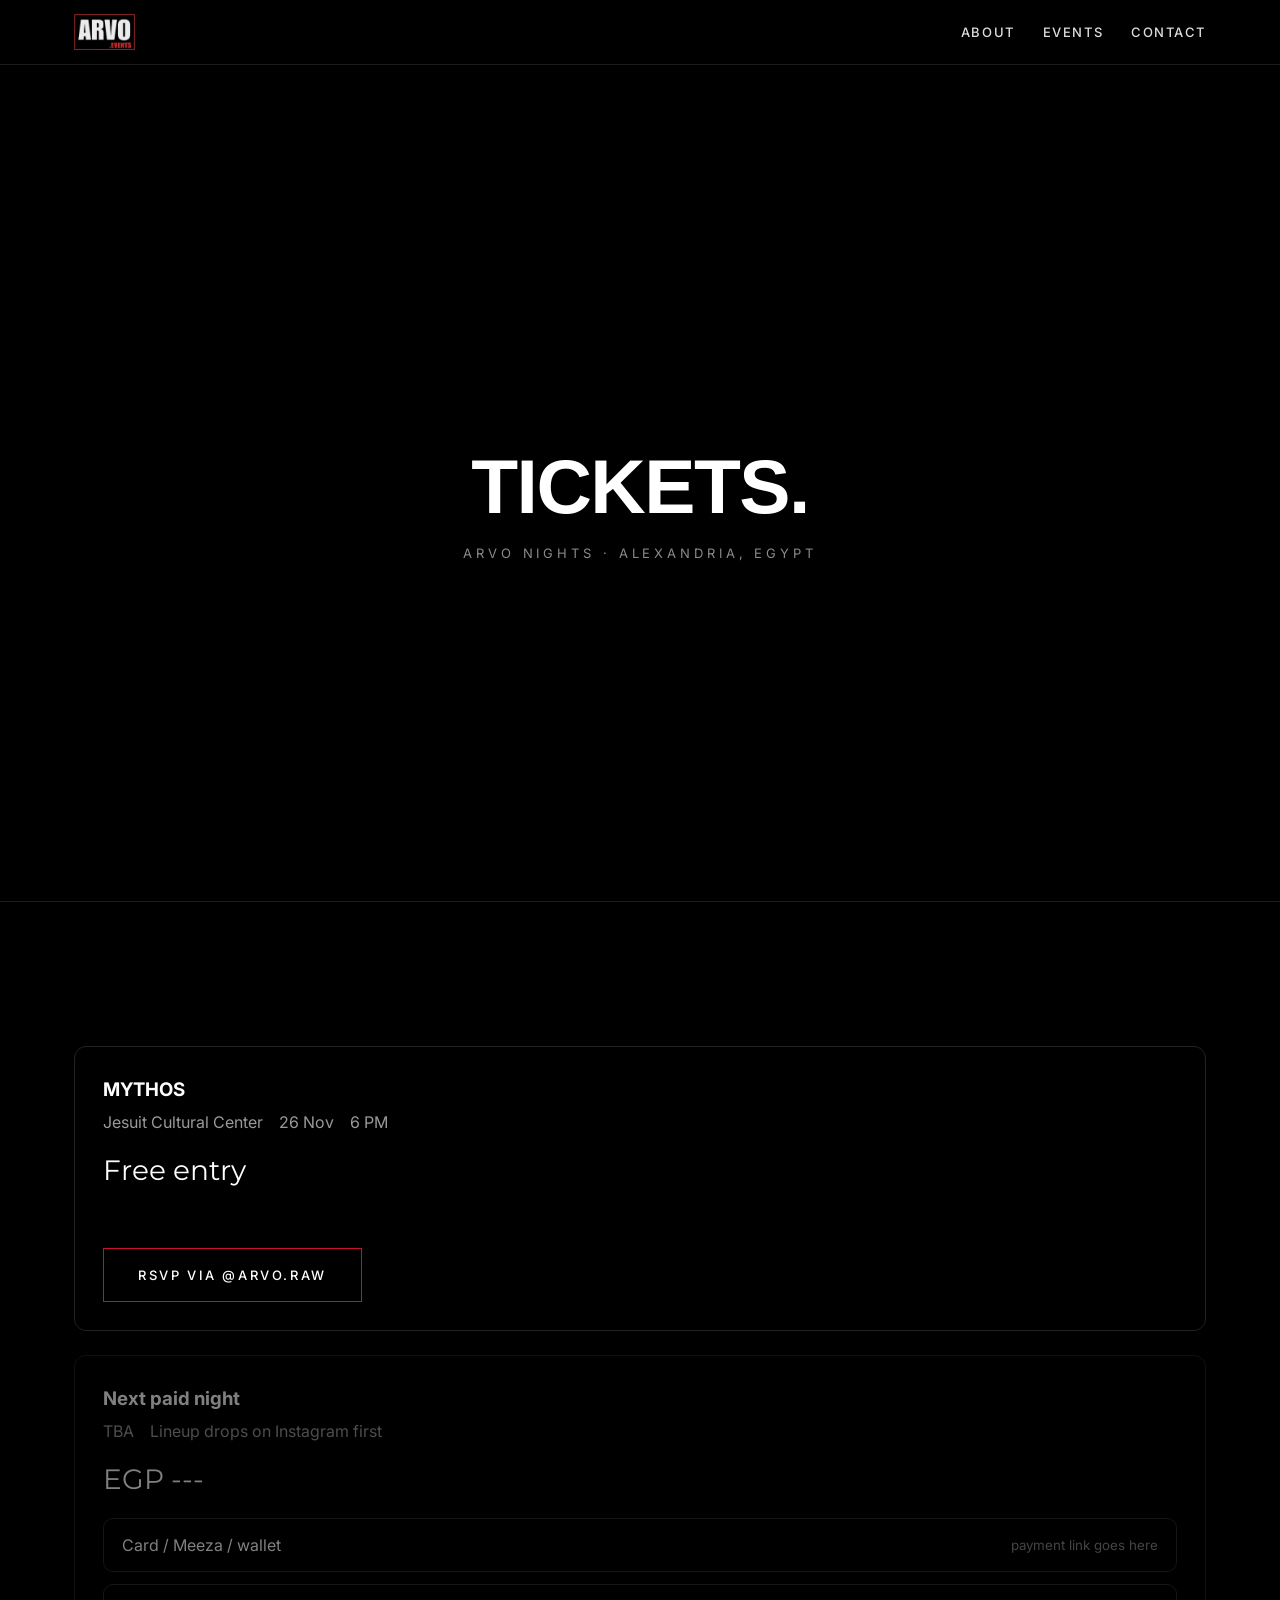
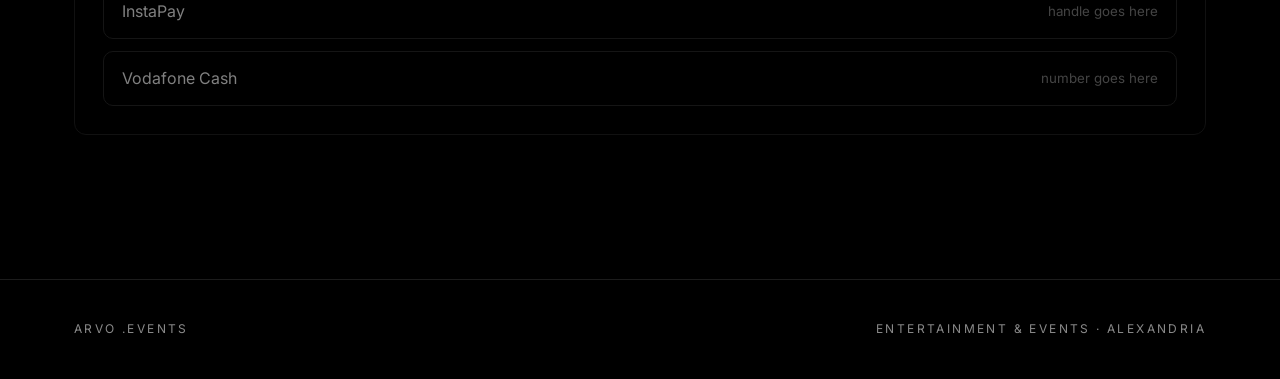
<file: payment.html>
<!-- DRAFT ONLY - lives on branch draft-payments, NOT deployed to the live site.
     ARVO tickets & payments page. Built to plug into ARVO's own ticket system:
     mount it inside <div id="arvo-tickets"> below, or replace the placeholder
     payment blocks with live links (Paymob/Kashier payment link, InstaPay, etc.).
     Nothing on this page charges anyone until a real payment link is pasted in. -->
<!doctype html>
<html lang="en">
<head>
<meta charset="utf-8">
<meta name="viewport" content="width=device-width,initial-scale=1">
<meta name="robots" content="noindex">
<title>Tickets | ARVO .EVENTS</title>
<meta name="description" content="Tickets for ARVO nights in Alexandria, Egypt.">
<link rel="icon" href="favicon.jpg">
<link rel="preconnect" href="https://fonts.googleapis.com"><link rel="preconnect" href="https://fonts.gstatic.com" crossorigin>
<link href="https://fonts.googleapis.com/css2?family=Inter:wght@400;500&family=Montserrat:wght@800&display=swap" rel="stylesheet">
<link rel="stylesheet" href="style.css">
<style>
  .ticket{border:1px solid #222;border-radius:12px;padding:28px;margin:24px 0}
  .ticket h3{margin:0 0 6px}
  .ticket .meta{color:#999;display:flex;gap:16px;flex-wrap:wrap;margin-bottom:14px}
  .price{font-family:'Montserrat',sans-serif;font-size:28px;margin:8px 0 16px}
  .methods{display:grid;gap:12px;margin-top:16px}
  .method{display:flex;justify-content:space-between;align-items:center;border:1px solid #2a2a2a;border-radius:10px;padding:14px 18px}
  .method small{color:#888}
  .soldout{opacity:.5}
</style>
</head>
<body>
<nav><div class="wrap"><a href="index.html"><img src="nav-logo.png" alt="ARVO .EVENTS"></a>
<ul><li><a href="index.html#about">About</a></li><li><a href="index.html#events">Events</a></li><li><a href="index.html#contact">Contact</a></li></ul></div></nav>

<header class="hero" id="top">
<h1>Tickets.</h1>
<p class="sub">ARVO nights &middot; Alexandria, Egypt</p>
</header>

<section><div class="wrap">

<!-- INTEGRATION POINT: ARVO's own ticket system mounts here.
     If it renders its own UI, everything below can be deleted. -->
<div id="arvo-tickets">

<article class="ticket">
<h3>MYTHOS</h3>
<div class="meta"><span>Jesuit Cultural Center</span><span>26 Nov</span><span>6 PM</span></div>
<p class="price">Free entry</p>
<a class="cta" href="https://instagram.com/arvo.raw" target="_blank" rel="noopener">RSVP via @arvo.raw</a>
</article>

<article class="ticket soldout">
<h3>Next paid night</h3>
<div class="meta"><span>TBA</span><span>Lineup drops on Instagram first</span></div>
<p class="price">EGP ---</p>

<!-- PLACEHOLDER: replace each href="#" with the live link/handle when ready.
     Option A (recommended): one Paymob or Kashier "payment link" per ticket type.
     Option B: manual InstaPay / Vodafone Cash with order reference, then confirm by DM. -->
<div class="methods">
<div class="method"><span>Card / Meeza / wallet</span><small>payment link goes here</small></div>
<div class="method"><span>InstaPay</span><small>handle goes here</small></div>
<div class="method"><span>Vodafone Cash</span><small>number goes here</small></div>
</div>
</article>

</div><!-- /arvo-tickets -->

</div></section>

<footer><div class="wrap"><span>ARVO .EVENTS</span><span>Entertainment &amp; Events &middot; Alexandria</span></div></footer>
</body></html>
</file>
<file: style.css>
:root{--k:#000;--w:#fff;--r:#C8102E;--g:#8a8a8a}
*{box-sizing:border-box;margin:0;padding:0}
html{scroll-behavior:smooth}
body{background:var(--k);color:var(--w);font-family:Inter,"Helvetica Neue",Arial,sans-serif;font-weight:400;line-height:1.55;-webkit-font-smoothing:antialiased}
h1,h2,.n{font-family:"Helvetica Neue",Helvetica,Arial,sans-serif;font-weight:700;letter-spacing:-.02em;line-height:.95}
a{color:inherit}
.wrap{max-width:1180px;margin:0 auto;padding:0 24px}
nav{position:sticky;top:0;z-index:5;background:rgba(0,0,0,.92);border-bottom:1px solid #1c1c1c}
nav .wrap{display:flex;align-items:center;justify-content:space-between;height:64px}
nav img{height:36px;display:block}
nav ul{display:flex;gap:28px;list-style:none;font-size:13px;font-weight:500;letter-spacing:.12em;text-transform:uppercase}
nav a{text-decoration:none;color:#ddd}nav a:hover{color:var(--r)}
.hero{overflow:hidden;isolation:isolate;min-height:calc(100vh - 64px);display:flex;flex-direction:column;justify-content:center;align-items:center;text-align:center;padding:64px 24px;position:relative}
.hero .bg{position:absolute;inset:0;width:100%;height:100%;object-fit:cover;z-index:-2}.hero::after{content:"";position:absolute;inset:0;background:linear-gradient(rgba(0,0,0,.55),rgba(0,0,0,.7));z-index:-1}.hero .logo{width:min(560px,86vw);height:auto}
.hero h1{max-width:16ch;font-size:clamp(34px,6vw,80px);margin-top:48px;text-transform:uppercase}
.hero h1 span{color:var(--r)}
.hero p.sub{margin-top:20px;color:var(--g);font-size:13px;letter-spacing:.3em;text-transform:uppercase}
.cta{display:inline-block;margin-top:40px;border:1px solid var(--r);padding:16px 34px;font-size:13px;font-weight:500;letter-spacing:.2em;text-transform:uppercase;text-decoration:none}
.cta:hover{background:var(--r)}
section{padding:120px 0;border-top:1px solid #1c1c1c}
.label{font-size:12px;letter-spacing:.3em;text-transform:uppercase;color:var(--r);font-weight:500;margin-bottom:28px;display:flex;gap:14px;align-items:center}
.label b{font-family:Montserrat,Arial,sans-serif;font-weight:800;color:var(--w)}
h2{font-size:clamp(34px,5.4vw,72px);text-transform:uppercase;max-width:14ch}
.cols{display:grid;grid-template-columns:1fr 1fr;gap:64px;margin-top:56px;align-items:start}
.cols p{color:#cfcfcf;font-size:17px;max-width:46ch}
.cols p+p{margin-top:18px}
.frame{border:2px solid var(--r);padding:10px}
.frame img{display:block;width:100%;height:auto;filter:grayscale(.15) contrast(1.05)}
.nums{display:grid;grid-template-columns:repeat(2,1fr);gap:0;margin-top:72px;border:1px solid #222}
.nums div{padding:36px 28px;border-right:1px solid #222}.nums div:last-child{border-right:0}
.n{font-size:clamp(44px,6vw,80px);color:var(--w)}
.nums small{display:block;margin-top:12px;color:var(--g);font-size:12px;letter-spacing:.2em;text-transform:uppercase}
.gal{display:grid;grid-template-columns:repeat(3,1fr);gap:16px;margin-top:56px}
.gal .frame{padding:6px}
.gal img{aspect-ratio:9/16;object-fit:cover}
.events{margin-top:48px;border:2px solid var(--r);padding:44px 36px}
.events h3{font-family:"Helvetica Neue",Arial,sans-serif;font-size:28px;text-transform:uppercase}
.events p{margin-top:12px;color:#bbb}
.contact a.big{display:block;font-family:"Helvetica Neue",Arial,sans-serif;font-weight:700;font-size:clamp(30px,5vw,64px);text-decoration:none;text-transform:uppercase;margin-top:16px}
.contact a.big:hover{color:var(--r)}
footer{border-top:1px solid #1c1c1c;padding:40px 0;color:var(--g);font-size:12px;letter-spacing:.2em;text-transform:uppercase}
footer .wrap{display:flex;justify-content:space-between;flex-wrap:wrap;gap:12px}
@media(max-width:760px){
 nav ul{gap:16px;font-size:11px}nav ul li:nth-child(1),nav ul li:nth-child(2){display:none}
 section{padding:80px 0}.cols{grid-template-columns:1fr;gap:36px}
 .nums{grid-template-columns:1fr}.nums div{border-right:0;border-bottom:1px solid #222}.nums div:last-child{border-bottom:0}
 .gal{grid-template-columns:1fr 1fr}.gal .frame:nth-child(3){grid-column:1/3}.gal .frame:nth-child(3) img{aspect-ratio:16/10}
}

.lead{color:#cfcfcf;font-size:17px;max-width:52ch;margin-top:32px}
.rel-head{display:flex;justify-content:space-between;margin-top:72px;padding-bottom:14px;border-bottom:1px solid #222;font-size:12px;letter-spacing:.3em;text-transform:uppercase;color:var(--g)}
.rel{display:grid;grid-template-columns:minmax(0,5fr) minmax(0,6fr);gap:56px;margin-top:48px;align-items:center}
.rel .frame img{aspect-ratio:1/1;object-fit:cover}
.badge{display:inline-block;border:1px solid var(--r);color:var(--r);padding:6px 12px;font-size:11px;letter-spacing:.22em;text-transform:uppercase;font-weight:500}
.rel h3{font-family:"Helvetica Neue",Helvetica,Arial,sans-serif;font-weight:700;letter-spacing:-.02em;line-height:1;text-transform:uppercase;font-size:clamp(30px,4.2vw,56px);margin-top:20px}
.rel .by{color:var(--g);letter-spacing:.2em;text-transform:uppercase;font-size:13px;margin-top:12px}
.rel dl{margin-top:28px;border-top:1px solid #222}
.rel dl div{display:flex;justify-content:space-between;gap:16px;padding:12px 0;border-bottom:1px solid #222;font-size:14px}
.rel dt{color:var(--g);letter-spacing:.14em;text-transform:uppercase;font-size:12px}
.rel dd{text-align:right}
.sp{display:block;margin-top:28px;border:0;border-radius:12px;background:#111}
.more{margin-top:56px;color:var(--g);font-size:12px;letter-spacing:.3em;text-transform:uppercase}
@media(max-width:760px){.rel{grid-template-columns:1fr;gap:32px}.rel-head{margin-top:48px}}

.events .meta{display:flex;flex-wrap:wrap;gap:10px;margin-top:22px}.events .meta span{border:1px solid #333;padding:8px 14px;font-size:12px;letter-spacing:.18em;text-transform:uppercase;color:#ddd}.events .meta span.free{border-color:var(--r);color:var(--r)}
</file>
